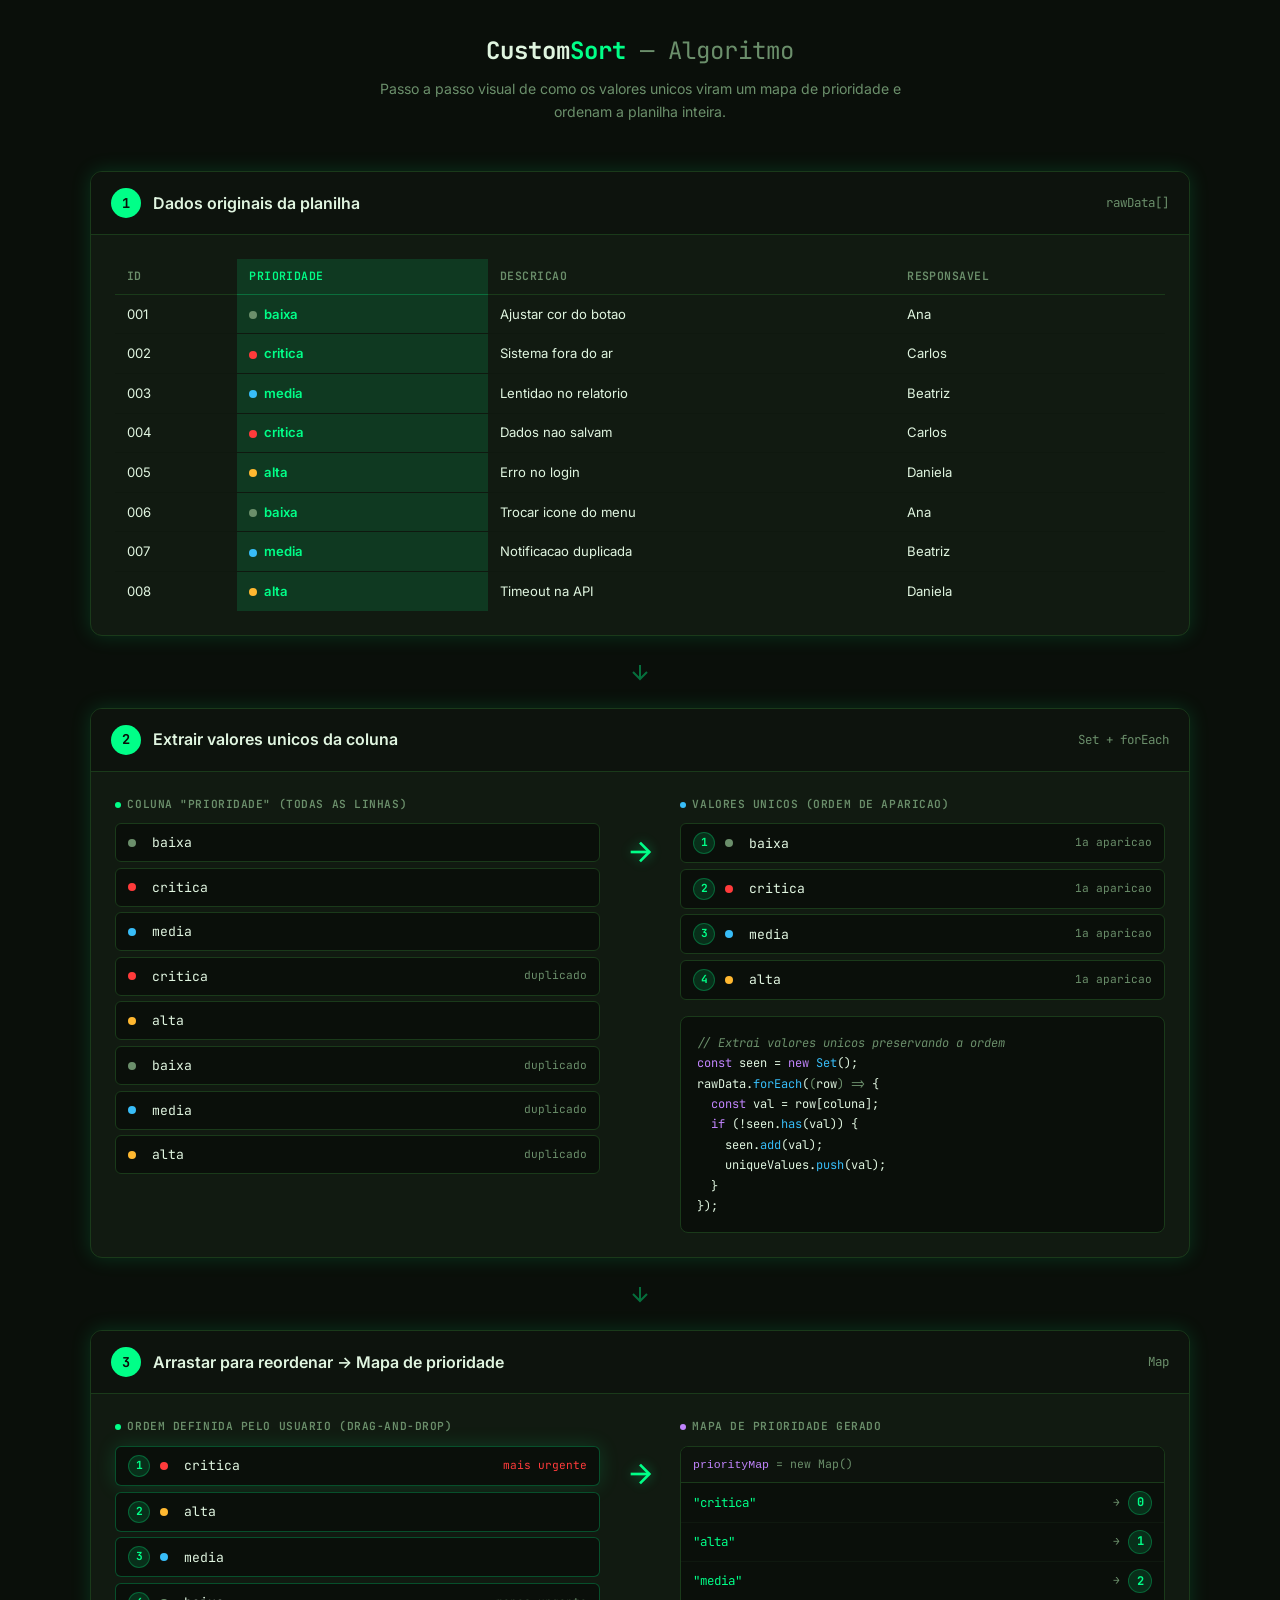
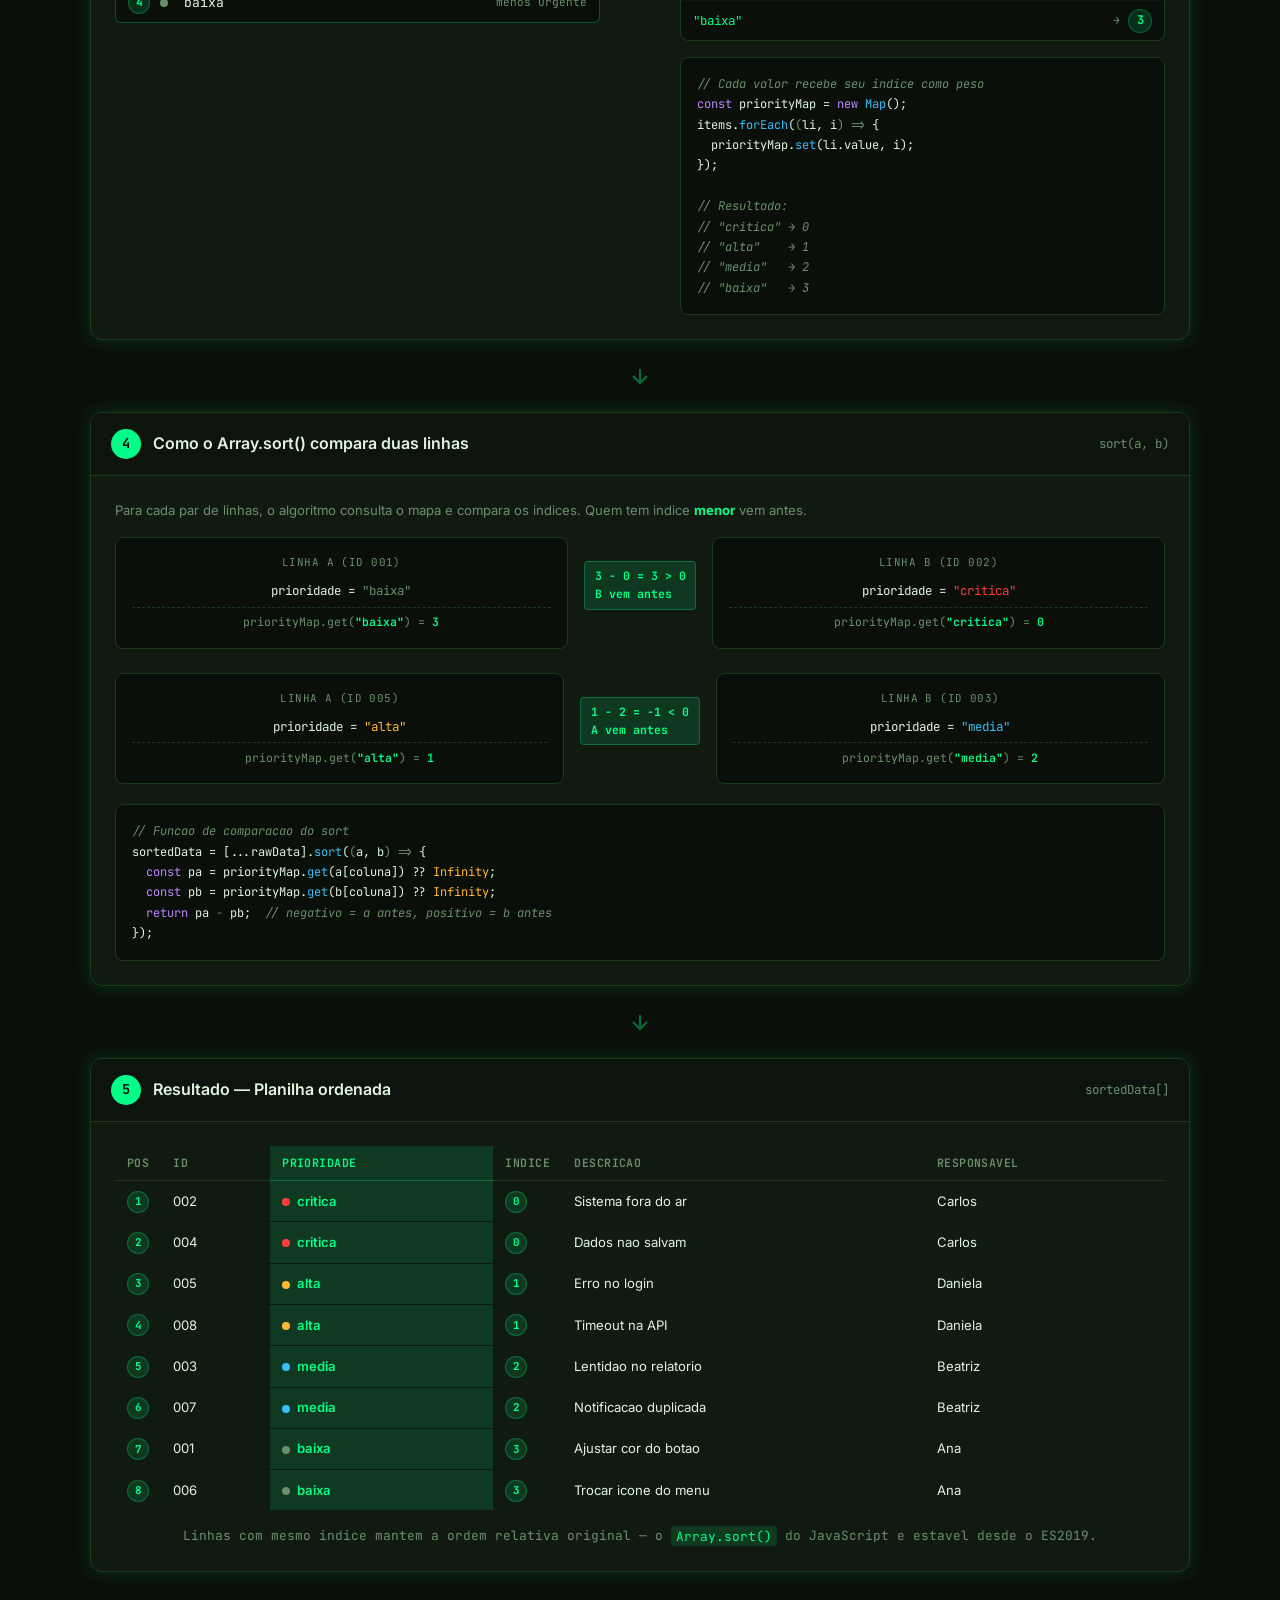
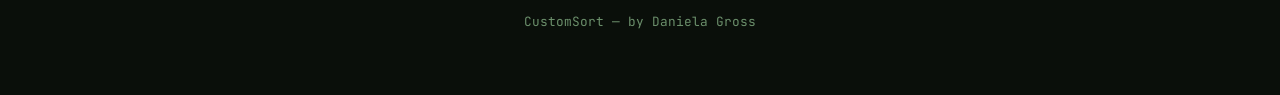
<file: algoritmo.html>
<!doctype html>
<html lang="pt-BR">
  <head>
    <meta charset="UTF-8" />
    <meta name="viewport" content="width=device-width, initial-scale=1.0" />
    <title>CustomSort — Como funciona o algoritmo</title>
    <link rel="preconnect" href="https://fonts.googleapis.com" />
    <link
      href="https://fonts.googleapis.com/css2?family=JetBrains+Mono:wght@400;500;700&family=Inter:wght@400;500;600;700;800&display=swap"
      rel="stylesheet"
    />
    <style>
      *, *::before, *::after { margin: 0; padding: 0; box-sizing: border-box; }

      :root {
        --bg: #0a0f0a;
        --surface: #111a11;
        --surface-alt: #162016;
        --primary: #00ff88;
        --primary-hover: #00cc6a;
        --primary-dim: #00ff8822;
        --accent: #39ff14;
        --text: #e0f5e0;
        --text-muted: #6b8f6b;
        --border: #1a3a1a;
        --border-glow: #00ff8844;
        --danger: #ff3b3b;
        --warning: #ffb830;
        --blue: #38bdf8;
        --purple: #c084fc;
        --font: 'Inter', system-ui, sans-serif;
        --mono: 'JetBrains Mono', monospace;
        --radius: 12px;
        --radius-sm: 8px;
        --glow: 0 0 20px rgba(0,255,136,.15);
        --glow-strong: 0 0 30px rgba(0,255,136,.25);
      }

      body {
        font-family: var(--font);
        background: var(--bg);
        color: var(--text);
        line-height: 1.6;
        min-height: 100vh;
        padding: 2rem 1rem 4rem;
      }

      /* ── Header ──────────────────────────── */
      .header {
        text-align: center;
        max-width: 720px;
        margin: 0 auto 3rem;
      }

      .header h1 {
        font-family: var(--mono);
        font-size: 1.5rem;
        font-weight: 700;
        color: var(--primary);
      }

      .header h1 span { color: var(--text); }

      .header p {
        color: var(--text-muted);
        font-size: .88rem;
        margin-top: .5rem;
        max-width: 540px;
        margin-left: auto;
        margin-right: auto;
      }

      /* ── Layout ──────────────────────────── */
      .container {
        max-width: 1100px;
        margin: 0 auto;
        display: flex;
        flex-direction: column;
        gap: 2.5rem;
      }

      /* ── Etapa ───────────────────────────── */
      .stage {
        border: 1px solid var(--border);
        border-radius: var(--radius);
        background: var(--surface);
        box-shadow: var(--glow);
        overflow: hidden;
      }

      .stage__header {
        display: flex;
        align-items: center;
        gap: .75rem;
        padding: 1rem 1.25rem;
        border-bottom: 1px solid var(--border);
        background: #0d130d;
      }

      .stage__num {
        width: 30px; height: 30px;
        display: flex; align-items: center; justify-content: center;
        border-radius: 50%;
        font-family: var(--mono);
        font-size: .85rem;
        font-weight: 700;
        background: var(--primary);
        color: var(--bg);
        flex-shrink: 0;
      }

      .stage__title {
        font-size: 1rem;
        font-weight: 600;
      }

      .stage__subtitle {
        font-size: .78rem;
        color: var(--text-muted);
        margin-left: auto;
        font-family: var(--mono);
      }

      .stage__body {
        padding: 1.5rem;
      }

      /* ── Seta entre etapas ───────────────── */
      .stage-arrow {
        display: flex;
        justify-content: center;
        color: var(--primary);
        opacity: .4;
        margin: -1rem 0;
      }

      /* ── Tabela ──────────────────────────── */
      table {
        width: 100%;
        border-collapse: collapse;
        font-size: .82rem;
      }

      th {
        font-family: var(--mono);
        font-size: .72rem;
        font-weight: 600;
        text-transform: uppercase;
        letter-spacing: .04em;
        color: var(--text-muted);
        padding: .5rem .75rem;
        text-align: left;
        border-bottom: 1px solid var(--border);
      }

      td {
        padding: .55rem .75rem;
        border-bottom: 1px solid #0f180f;
      }

      tr:last-child td { border-bottom: none; }

      .col-highlight {
        background: var(--primary-dim);
        color: var(--primary);
        font-weight: 600;
      }

      th.col-highlight {
        color: var(--primary);
        border-bottom-color: var(--border-glow);
      }

      .row-critica { --row-clr: #ff3b3b; }
      .row-alta    { --row-clr: #ffb830; }
      .row-media   { --row-clr: #38bdf8; }
      .row-baixa   { --row-clr: #6b8f6b; }

      .priority-dot {
        display: inline-block;
        width: 8px; height: 8px;
        border-radius: 50%;
        background: var(--row-clr);
        margin-right: .4rem;
        vertical-align: middle;
      }

      /* ── Grid lado a lado ────────────────── */
      .side-by-side {
        display: grid;
        grid-template-columns: 1fr auto 1fr;
        gap: 1.5rem;
        align-items: start;
      }

      .side-arrow {
        display: flex;
        align-items: center;
        justify-content: center;
        padding-top: 2.5rem;
        color: var(--primary);
      }

      .side-arrow svg {
        filter: drop-shadow(0 0 6px rgba(0,255,136,.4));
      }

      /* ── Lista de valores ────────────────── */
      .value-list {
        list-style: none;
        display: flex;
        flex-direction: column;
        gap: .35rem;
      }

      .value-list li {
        display: flex;
        align-items: center;
        gap: .6rem;
        padding: .5rem .75rem;
        background: var(--bg);
        border: 1px solid var(--border);
        border-radius: 6px;
        font-size: .82rem;
        font-family: var(--mono);
        transition: transform .2s, box-shadow .2s;
      }

      .value-list li .rank {
        width: 22px; height: 22px;
        display: flex; align-items: center; justify-content: center;
        border-radius: 50%;
        font-size: .7rem;
        font-weight: 700;
        background: var(--primary-dim);
        color: var(--primary);
        border: 1px solid var(--border-glow);
        flex-shrink: 0;
      }

      .value-list li .val { flex: 1; }

      .value-list li .index {
        font-size: .7rem;
        color: var(--text-muted);
      }

      /* ── Bloco de label ──────────────────── */
      .panel-label {
        font-family: var(--mono);
        font-size: .7rem;
        font-weight: 600;
        text-transform: uppercase;
        letter-spacing: .05em;
        color: var(--text-muted);
        margin-bottom: .6rem;
        display: flex;
        align-items: center;
        gap: .4rem;
      }

      .panel-label .dot {
        width: 6px; height: 6px;
        border-radius: 50%;
      }

      .panel-label .dot--green  { background: var(--primary); }
      .panel-label .dot--blue   { background: var(--blue); }
      .panel-label .dot--purple { background: var(--purple); }

      /* ── Mapa de prioridade ──────────────── */
      .map-block {
        background: var(--bg);
        border: 1px solid var(--border);
        border-radius: var(--radius-sm);
        overflow: hidden;
      }

      .map-block__header {
        padding: .5rem .75rem;
        border-bottom: 1px solid var(--border);
        background: #0d130d;
        font-family: var(--mono);
        font-size: .72rem;
        color: var(--text-muted);
      }

      .map-block__header code {
        color: var(--purple);
      }

      .map-entry {
        display: flex;
        align-items: center;
        gap: .5rem;
        padding: .45rem .75rem;
        font-family: var(--mono);
        font-size: .78rem;
        border-bottom: 1px solid #0f180f;
      }

      .map-entry:last-child { border-bottom: none; }

      .map-key {
        color: var(--primary);
        flex: 1;
      }

      .map-arrow-sym {
        color: var(--text-muted);
        font-size: .7rem;
      }

      .map-value {
        width: 24px; height: 24px;
        display: flex; align-items: center; justify-content: center;
        border-radius: 50%;
        font-weight: 700;
        font-size: .75rem;
        background: var(--primary-dim);
        color: var(--primary);
        border: 1px solid var(--border-glow);
      }

      /* ── Comparação sort ─────────────────── */
      .compare-grid {
        display: grid;
        grid-template-columns: 1fr auto 1fr;
        gap: 1rem;
        align-items: start;
        margin-top: 1rem;
      }

      .compare-card {
        background: var(--bg);
        border: 1px solid var(--border);
        border-radius: var(--radius-sm);
        padding: 1rem;
        text-align: center;
      }

      .compare-card__label {
        font-family: var(--mono);
        font-size: .68rem;
        color: var(--text-muted);
        text-transform: uppercase;
        letter-spacing: .04em;
        margin-bottom: .6rem;
      }

      .compare-card__row {
        font-family: var(--mono);
        font-size: .78rem;
        margin-bottom: .3rem;
      }

      .compare-card__lookup {
        font-family: var(--mono);
        font-size: .72rem;
        color: var(--text-muted);
        margin-top: .35rem;
        padding-top: .35rem;
        border-top: 1px dashed var(--border);
      }

      .compare-card__lookup span {
        color: var(--primary);
        font-weight: 600;
      }

      .compare-vs {
        display: flex;
        align-items: center;
        justify-content: center;
        padding-top: 1.5rem;
      }

      .compare-vs__badge {
        font-family: var(--mono);
        font-size: .72rem;
        font-weight: 700;
        padding: .3rem .6rem;
        border-radius: 4px;
        background: var(--primary-dim);
        color: var(--primary);
        border: 1px solid var(--border-glow);
      }

      /* ── Código inline ───────────────────── */
      .code-block {
        background: var(--bg);
        border: 1px solid var(--border);
        border-radius: var(--radius-sm);
        padding: 1rem;
        font-family: var(--mono);
        font-size: .75rem;
        line-height: 1.7;
        overflow-x: auto;
        margin-top: .75rem;
      }

      .code-block .kw  { color: var(--purple); }
      .code-block .fn  { color: var(--blue); }
      .code-block .str { color: var(--primary); }
      .code-block .num { color: var(--warning); }
      .code-block .cmt { color: var(--text-muted); font-style: italic; }
      .code-block .op  { color: var(--text-muted); }

      /* ── Resultado final: setas de posição ─ */
      .result-row {
        transition: background .2s;
      }

      .result-row:hover {
        background: var(--surface-alt);
      }

      .pos-badge {
        display: inline-flex;
        align-items: center;
        justify-content: center;
        width: 22px; height: 22px;
        border-radius: 50%;
        font-family: var(--mono);
        font-size: .68rem;
        font-weight: 700;
        border: 1px solid var(--border-glow);
        background: var(--primary-dim);
        color: var(--primary);
      }

      /* ── Nota de rodapé ──────────────────── */
      .footnote {
        text-align: center;
        font-size: .8rem;
        color: var(--text-muted);
        margin-top: 1rem;
        font-family: var(--mono);
      }

      .footnote a {
        color: var(--primary);
        text-decoration: none;
      }

      /* ── Responsivo ──────────────────────── */
      @media (max-width: 700px) {
        .side-by-side {
          grid-template-columns: 1fr;
        }

        .side-arrow {
          transform: rotate(90deg);
          padding: 0;
        }

        .compare-grid {
          grid-template-columns: 1fr;
        }

        .compare-vs {
          padding: 0;
          transform: rotate(90deg);
        }
      }
    </style>
  </head>
  <body>
    <!-- Header -->
    <header class="header">
      <h1><span>Custom</span>Sort <span style="font-weight:400;color:var(--text-muted)">— Algoritmo</span></h1>
      <p>Passo a passo visual de como os valores unicos viram um mapa de prioridade e ordenam a planilha inteira.</p>
    </header>

    <div class="container">

      <!-- ============================================================ -->
      <!-- ETAPA 1 — DADOS ORIGINAIS                                    -->
      <!-- ============================================================ -->
      <section class="stage">
        <div class="stage__header">
          <span class="stage__num">1</span>
          <span class="stage__title">Dados originais da planilha</span>
          <span class="stage__subtitle">rawData[]</span>
        </div>
        <div class="stage__body">
          <table>
            <thead>
              <tr>
                <th>ID</th>
                <th class="col-highlight">Prioridade</th>
                <th>Descricao</th>
                <th>Responsavel</th>
              </tr>
            </thead>
            <tbody>
              <tr class="row-baixa">
                <td>001</td>
                <td class="col-highlight"><span class="priority-dot"></span>baixa</td>
                <td>Ajustar cor do botao</td>
                <td>Ana</td>
              </tr>
              <tr class="row-critica">
                <td>002</td>
                <td class="col-highlight"><span class="priority-dot"></span>critica</td>
                <td>Sistema fora do ar</td>
                <td>Carlos</td>
              </tr>
              <tr class="row-media">
                <td>003</td>
                <td class="col-highlight"><span class="priority-dot"></span>media</td>
                <td>Lentidao no relatorio</td>
                <td>Beatriz</td>
              </tr>
              <tr class="row-critica">
                <td>004</td>
                <td class="col-highlight"><span class="priority-dot"></span>critica</td>
                <td>Dados nao salvam</td>
                <td>Carlos</td>
              </tr>
              <tr class="row-alta">
                <td>005</td>
                <td class="col-highlight"><span class="priority-dot"></span>alta</td>
                <td>Erro no login</td>
                <td>Daniela</td>
              </tr>
              <tr class="row-baixa">
                <td>006</td>
                <td class="col-highlight"><span class="priority-dot"></span>baixa</td>
                <td>Trocar icone do menu</td>
                <td>Ana</td>
              </tr>
              <tr class="row-media">
                <td>007</td>
                <td class="col-highlight"><span class="priority-dot"></span>media</td>
                <td>Notificacao duplicada</td>
                <td>Beatriz</td>
              </tr>
              <tr class="row-alta">
                <td>008</td>
                <td class="col-highlight"><span class="priority-dot"></span>alta</td>
                <td>Timeout na API</td>
                <td>Daniela</td>
              </tr>
            </tbody>
          </table>
        </div>
      </section>

      <!-- Seta -->
      <div class="stage-arrow">
        <svg width="24" height="24" viewBox="0 0 24 24" fill="none" stroke="currentColor" stroke-width="2"><line x1="12" y1="5" x2="12" y2="19"/><polyline points="19 12 12 19 5 12"/></svg>
      </div>

      <!-- ============================================================ -->
      <!-- ETAPA 2 — EXTRAIR VALORES ÚNICOS                             -->
      <!-- ============================================================ -->
      <section class="stage">
        <div class="stage__header">
          <span class="stage__num">2</span>
          <span class="stage__title">Extrair valores unicos da coluna</span>
          <span class="stage__subtitle">Set + forEach</span>
        </div>
        <div class="stage__body">
          <div class="side-by-side">
            <!-- Coluna original -->
            <div>
              <div class="panel-label"><span class="dot dot--green"></span> Coluna "Prioridade" (todas as linhas)</div>
              <ul class="value-list">
                <li class="row-baixa"><span class="priority-dot"></span><span class="val">baixa</span></li>
                <li class="row-critica"><span class="priority-dot"></span><span class="val">critica</span></li>
                <li class="row-media"><span class="priority-dot"></span><span class="val">media</span></li>
                <li class="row-critica"><span class="priority-dot"></span><span class="val">critica</span><span class="index">duplicado</span></li>
                <li class="row-alta"><span class="priority-dot"></span><span class="val">alta</span></li>
                <li class="row-baixa"><span class="priority-dot"></span><span class="val">baixa</span><span class="index">duplicado</span></li>
                <li class="row-media"><span class="priority-dot"></span><span class="val">media</span><span class="index">duplicado</span></li>
                <li class="row-alta"><span class="priority-dot"></span><span class="val">alta</span><span class="index">duplicado</span></li>
              </ul>
            </div>

            <!-- Seta -->
            <div class="side-arrow">
              <svg width="32" height="32" viewBox="0 0 24 24" fill="none" stroke="currentColor" stroke-width="2"><line x1="5" y1="12" x2="19" y2="12"/><polyline points="12 5 19 12 12 19"/></svg>
            </div>

            <!-- Valores únicos -->
            <div>
              <div class="panel-label"><span class="dot dot--blue"></span> Valores unicos (ordem de aparicao)</div>
              <ul class="value-list">
                <li class="row-baixa"><span class="rank">1</span><span class="priority-dot"></span><span class="val">baixa</span><span class="index">1a aparicao</span></li>
                <li class="row-critica"><span class="rank">2</span><span class="priority-dot"></span><span class="val">critica</span><span class="index">1a aparicao</span></li>
                <li class="row-media"><span class="rank">3</span><span class="priority-dot"></span><span class="val">media</span><span class="index">1a aparicao</span></li>
                <li class="row-alta"><span class="rank">4</span><span class="priority-dot"></span><span class="val">alta</span><span class="index">1a aparicao</span></li>
              </ul>

              <div class="code-block" style="margin-top: 1rem;">
                <span class="cmt">// Extrai valores unicos preservando a ordem</span><br>
                <span class="kw">const</span> seen = <span class="kw">new</span> <span class="fn">Set</span>();<br>
                rawData.<span class="fn">forEach</span>(<span class="op">(</span>row<span class="op">)</span> <span class="op">=></span> {<br>
                &nbsp;&nbsp;<span class="kw">const</span> val = row[coluna];<br>
                &nbsp;&nbsp;<span class="kw">if</span> (!seen.<span class="fn">has</span>(val)) {<br>
                &nbsp;&nbsp;&nbsp;&nbsp;seen.<span class="fn">add</span>(val);<br>
                &nbsp;&nbsp;&nbsp;&nbsp;uniqueValues.<span class="fn">push</span>(val);<br>
                &nbsp;&nbsp;}<br>
                });
              </div>
            </div>
          </div>
        </div>
      </section>

      <!-- Seta -->
      <div class="stage-arrow">
        <svg width="24" height="24" viewBox="0 0 24 24" fill="none" stroke="currentColor" stroke-width="2"><line x1="12" y1="5" x2="12" y2="19"/><polyline points="19 12 12 19 5 12"/></svg>
      </div>

      <!-- ============================================================ -->
      <!-- ETAPA 3 — REORDENAR → MAPA DE PRIORIDADE                    -->
      <!-- ============================================================ -->
      <section class="stage">
        <div class="stage__header">
          <span class="stage__num">3</span>
          <span class="stage__title">Arrastar para reordenar &rarr; Mapa de prioridade</span>
          <span class="stage__subtitle">Map</span>
        </div>
        <div class="stage__body">
          <div class="side-by-side">
            <!-- Ordem do usuário -->
            <div>
              <div class="panel-label"><span class="dot dot--green"></span> Ordem definida pelo usuario (drag-and-drop)</div>
              <ul class="value-list">
                <li class="row-critica" style="border-color: var(--border-glow); box-shadow: var(--glow);">
                  <span class="rank">1</span>
                  <span class="priority-dot"></span>
                  <span class="val">critica</span>
                  <span class="index" style="color:var(--danger);">mais urgente</span>
                </li>
                <li class="row-alta" style="border-color: var(--border-glow);">
                  <span class="rank">2</span>
                  <span class="priority-dot"></span>
                  <span class="val">alta</span>
                </li>
                <li class="row-media" style="border-color: var(--border-glow);">
                  <span class="rank">3</span>
                  <span class="priority-dot"></span>
                  <span class="val">media</span>
                </li>
                <li class="row-baixa" style="border-color: var(--border-glow);">
                  <span class="rank">4</span>
                  <span class="priority-dot"></span>
                  <span class="val">baixa</span>
                  <span class="index" style="color:var(--text-muted);">menos urgente</span>
                </li>
              </ul>
            </div>

            <!-- Seta -->
            <div class="side-arrow">
              <svg width="32" height="32" viewBox="0 0 24 24" fill="none" stroke="currentColor" stroke-width="2"><line x1="5" y1="12" x2="19" y2="12"/><polyline points="12 5 19 12 12 19"/></svg>
            </div>

            <!-- Mapa gerado -->
            <div>
              <div class="panel-label"><span class="dot dot--purple"></span> Mapa de prioridade gerado</div>
              <div class="map-block">
                <div class="map-block__header"><code>priorityMap</code> = new Map()</div>
                <div class="map-entry">
                  <span class="map-key">"critica"</span>
                  <span class="map-arrow-sym">&rarr;</span>
                  <span class="map-value">0</span>
                </div>
                <div class="map-entry">
                  <span class="map-key">"alta"</span>
                  <span class="map-arrow-sym">&rarr;</span>
                  <span class="map-value">1</span>
                </div>
                <div class="map-entry">
                  <span class="map-key">"media"</span>
                  <span class="map-arrow-sym">&rarr;</span>
                  <span class="map-value">2</span>
                </div>
                <div class="map-entry">
                  <span class="map-key">"baixa"</span>
                  <span class="map-arrow-sym">&rarr;</span>
                  <span class="map-value">3</span>
                </div>
              </div>

              <div class="code-block" style="margin-top: 1rem;">
                <span class="cmt">// Cada valor recebe seu indice como peso</span><br>
                <span class="kw">const</span> priorityMap = <span class="kw">new</span> <span class="fn">Map</span>();<br>
                items.<span class="fn">forEach</span>(<span class="op">(</span>li, i<span class="op">)</span> <span class="op">=></span> {<br>
                &nbsp;&nbsp;priorityMap.<span class="fn">set</span>(li.value, i);<br>
                });<br>
                <br>
                <span class="cmt">// Resultado:</span><br>
                <span class="cmt">// "critica" &rarr; 0</span><br>
                <span class="cmt">// "alta" &nbsp;&nbsp;&nbsp;&rarr; 1</span><br>
                <span class="cmt">// "media" &nbsp;&nbsp;&rarr; 2</span><br>
                <span class="cmt">// "baixa" &nbsp;&nbsp;&rarr; 3</span>
              </div>
            </div>
          </div>
        </div>
      </section>

      <!-- Seta -->
      <div class="stage-arrow">
        <svg width="24" height="24" viewBox="0 0 24 24" fill="none" stroke="currentColor" stroke-width="2"><line x1="12" y1="5" x2="12" y2="19"/><polyline points="19 12 12 19 5 12"/></svg>
      </div>

      <!-- ============================================================ -->
      <!-- ETAPA 4 — COMO O SORT COMPARA                                -->
      <!-- ============================================================ -->
      <section class="stage">
        <div class="stage__header">
          <span class="stage__num">4</span>
          <span class="stage__title">Como o Array.sort() compara duas linhas</span>
          <span class="stage__subtitle">sort(a, b)</span>
        </div>
        <div class="stage__body">
          <p style="font-size:.82rem;color:var(--text-muted);margin-bottom:1rem;">
            Para cada par de linhas, o algoritmo consulta o mapa e compara os indices. Quem tem indice <strong style="color:var(--primary)">menor</strong> vem antes.
          </p>

          <!-- Exemplo 1 -->
          <div class="compare-grid">
            <div class="compare-card">
              <div class="compare-card__label">Linha A (id 001)</div>
              <div class="compare-card__row">prioridade = <span style="color:var(--text-muted)">"baixa"</span></div>
              <div class="compare-card__lookup">priorityMap.get(<span>"baixa"</span>) = <span>3</span></div>
            </div>
            <div class="compare-vs">
              <span class="compare-vs__badge">3 &minus; 0 = 3 &gt; 0<br>B vem antes</span>
            </div>
            <div class="compare-card">
              <div class="compare-card__label">Linha B (id 002)</div>
              <div class="compare-card__row">prioridade = <span style="color:var(--danger)">"critica"</span></div>
              <div class="compare-card__lookup">priorityMap.get(<span>"critica"</span>) = <span>0</span></div>
            </div>
          </div>

          <!-- Exemplo 2 -->
          <div class="compare-grid" style="margin-top:1.5rem;">
            <div class="compare-card">
              <div class="compare-card__label">Linha A (id 005)</div>
              <div class="compare-card__row">prioridade = <span style="color:var(--warning)">"alta"</span></div>
              <div class="compare-card__lookup">priorityMap.get(<span>"alta"</span>) = <span>1</span></div>
            </div>
            <div class="compare-vs">
              <span class="compare-vs__badge">1 &minus; 2 = &minus;1 &lt; 0<br>A vem antes</span>
            </div>
            <div class="compare-card">
              <div class="compare-card__label">Linha B (id 003)</div>
              <div class="compare-card__row">prioridade = <span style="color:var(--blue)">"media"</span></div>
              <div class="compare-card__lookup">priorityMap.get(<span>"media"</span>) = <span>2</span></div>
            </div>
          </div>

          <div class="code-block" style="margin-top:1.25rem;">
            <span class="cmt">// Funcao de comparacao do sort</span><br>
            sortedData = [...rawData].<span class="fn">sort</span>(<span class="op">(</span>a, b<span class="op">)</span> <span class="op">=></span> {<br>
            &nbsp;&nbsp;<span class="kw">const</span> pa = priorityMap.<span class="fn">get</span>(a[coluna]) ?? <span class="num">Infinity</span>;<br>
            &nbsp;&nbsp;<span class="kw">const</span> pb = priorityMap.<span class="fn">get</span>(b[coluna]) ?? <span class="num">Infinity</span>;<br>
            &nbsp;&nbsp;<span class="kw">return</span> pa <span class="op">-</span> pb; &nbsp;<span class="cmt">// negativo = a antes, positivo = b antes</span><br>
            });
          </div>
        </div>
      </section>

      <!-- Seta -->
      <div class="stage-arrow">
        <svg width="24" height="24" viewBox="0 0 24 24" fill="none" stroke="currentColor" stroke-width="2"><line x1="12" y1="5" x2="12" y2="19"/><polyline points="19 12 12 19 5 12"/></svg>
      </div>

      <!-- ============================================================ -->
      <!-- ETAPA 5 — RESULTADO FINAL                                    -->
      <!-- ============================================================ -->
      <section class="stage">
        <div class="stage__header">
          <span class="stage__num">5</span>
          <span class="stage__title">Resultado — Planilha ordenada</span>
          <span class="stage__subtitle">sortedData[]</span>
        </div>
        <div class="stage__body">
          <table>
            <thead>
              <tr>
                <th style="width:36px;">Pos</th>
                <th>ID</th>
                <th class="col-highlight">Prioridade</th>
                <th style="width:40px;">Indice</th>
                <th>Descricao</th>
                <th>Responsavel</th>
              </tr>
            </thead>
            <tbody>
              <tr class="result-row row-critica">
                <td><span class="pos-badge">1</span></td>
                <td>002</td>
                <td class="col-highlight"><span class="priority-dot"></span>critica</td>
                <td><span class="pos-badge">0</span></td>
                <td>Sistema fora do ar</td>
                <td>Carlos</td>
              </tr>
              <tr class="result-row row-critica">
                <td><span class="pos-badge">2</span></td>
                <td>004</td>
                <td class="col-highlight"><span class="priority-dot"></span>critica</td>
                <td><span class="pos-badge">0</span></td>
                <td>Dados nao salvam</td>
                <td>Carlos</td>
              </tr>
              <tr class="result-row row-alta">
                <td><span class="pos-badge">3</span></td>
                <td>005</td>
                <td class="col-highlight"><span class="priority-dot"></span>alta</td>
                <td><span class="pos-badge">1</span></td>
                <td>Erro no login</td>
                <td>Daniela</td>
              </tr>
              <tr class="result-row row-alta">
                <td><span class="pos-badge">4</span></td>
                <td>008</td>
                <td class="col-highlight"><span class="priority-dot"></span>alta</td>
                <td><span class="pos-badge">1</span></td>
                <td>Timeout na API</td>
                <td>Daniela</td>
              </tr>
              <tr class="result-row row-media">
                <td><span class="pos-badge">5</span></td>
                <td>003</td>
                <td class="col-highlight"><span class="priority-dot"></span>media</td>
                <td><span class="pos-badge">2</span></td>
                <td>Lentidao no relatorio</td>
                <td>Beatriz</td>
              </tr>
              <tr class="result-row row-media">
                <td><span class="pos-badge">6</span></td>
                <td>007</td>
                <td class="col-highlight"><span class="priority-dot"></span>media</td>
                <td><span class="pos-badge">2</span></td>
                <td>Notificacao duplicada</td>
                <td>Beatriz</td>
              </tr>
              <tr class="result-row row-baixa">
                <td><span class="pos-badge">7</span></td>
                <td>001</td>
                <td class="col-highlight"><span class="priority-dot"></span>baixa</td>
                <td><span class="pos-badge">3</span></td>
                <td>Ajustar cor do botao</td>
                <td>Ana</td>
              </tr>
              <tr class="result-row row-baixa">
                <td><span class="pos-badge">8</span></td>
                <td>006</td>
                <td class="col-highlight"><span class="priority-dot"></span>baixa</td>
                <td><span class="pos-badge">3</span></td>
                <td>Trocar icone do menu</td>
                <td>Ana</td>
              </tr>
            </tbody>
          </table>
          <p class="footnote" style="margin-top:1rem;">
            Linhas com mesmo indice mantem a ordem relativa original &mdash; o <code style="font-family:var(--mono);color:var(--primary);background:var(--primary-dim);padding:.1rem .3rem;border-radius:3px;">Array.sort()</code> do JavaScript e estavel desde o ES2019.
          </p>
        </div>
      </section>

    </div>

    <p class="footnote" style="margin-top:2.5rem;">
      CustomSort &mdash; by Daniela Gross
    </p>
  </body>
</html>
</file>
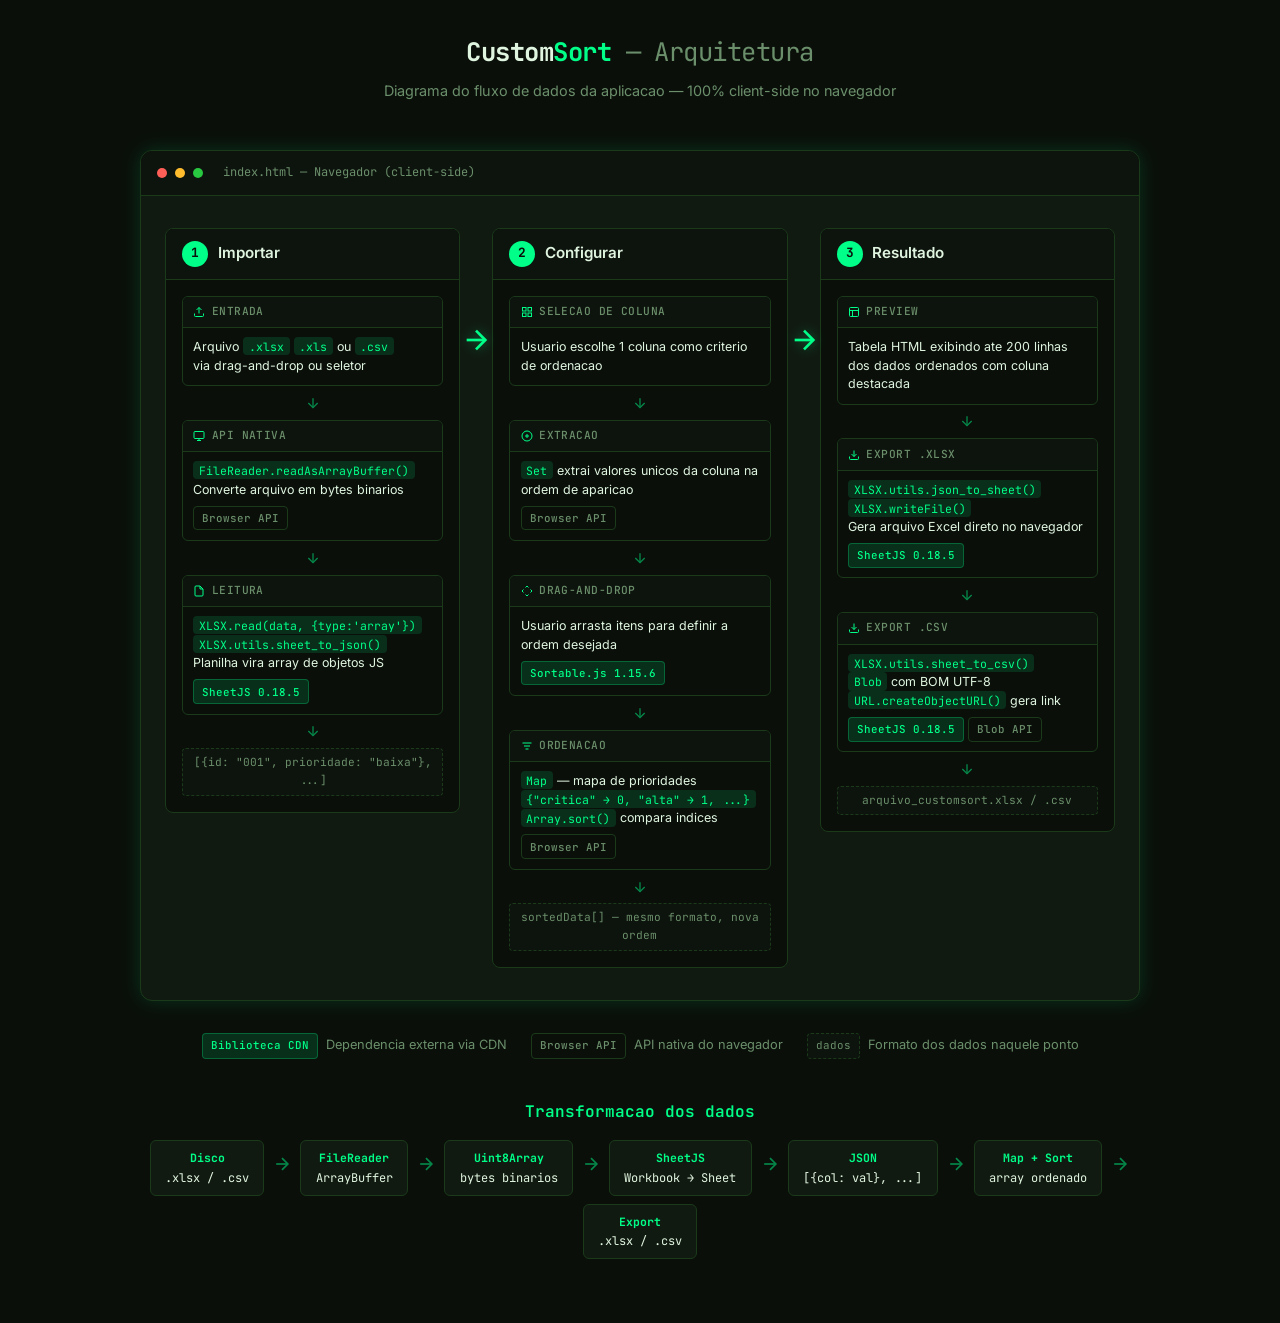
<file: diagram.html>
<!doctype html>
<html lang="pt-BR">
  <head>
    <meta charset="UTF-8" />
    <meta name="viewport" content="width=device-width, initial-scale=1.0" />
    <title>CustomSort — Diagrama de Arquitetura</title>
    <link rel="preconnect" href="https://fonts.googleapis.com" />
    <link
      href="https://fonts.googleapis.com/css2?family=JetBrains+Mono:wght@400;500;700&family=Inter:wght@400;500;600;700;800&display=swap"
      rel="stylesheet"
    />
    <style>
      *,
      *::before,
      *::after {
        margin: 0;
        padding: 0;
        box-sizing: border-box;
      }

      :root {
        --clr-bg: #0a0f0a;
        --clr-surface: #111a11;
        --clr-primary: #00ff88;
        --clr-primary-dim: #00ff8822;
        --clr-accent: #39ff14;
        --clr-text: #e0f5e0;
        --clr-text-muted: #6b8f6b;
        --clr-border: #1a3a1a;
        --clr-border-glow: #00ff8844;
        --font: 'Inter', system-ui, sans-serif;
        --font-mono: 'JetBrains Mono', monospace;
        --radius: 12px;
        --radius-sm: 8px;
        --glow: 0 0 20px rgba(0, 255, 136, 0.15);
        --glow-strong: 0 0 30px rgba(0, 255, 136, 0.25);
      }

      body {
        font-family: var(--font);
        background: var(--clr-bg);
        color: var(--clr-text);
        line-height: 1.6;
        min-height: 100vh;
        padding: 2rem 1rem 4rem;
      }

      /* ── Header ─────────────────────────────── */
      .page-header {
        text-align: center;
        margin-bottom: 3rem;
      }

      .page-header h1 {
        font-family: var(--font-mono);
        font-size: 1.6rem;
        font-weight: 700;
        color: var(--clr-primary);
        letter-spacing: -0.02em;
      }

      .page-header h1 span {
        color: var(--clr-text);
      }

      .page-header p {
        color: var(--clr-text-muted);
        font-size: 0.9rem;
        margin-top: 0.4rem;
      }

      /* ── Container do navegador ─────────────── */
      .browser-frame {
        max-width: 1000px;
        margin: 0 auto;
        border: 1px solid var(--clr-border);
        border-radius: var(--radius);
        background: var(--clr-surface);
        box-shadow: var(--glow);
        overflow: hidden;
      }

      .browser-bar {
        display: flex;
        align-items: center;
        gap: 0.5rem;
        padding: 0.75rem 1rem;
        background: #0d130d;
        border-bottom: 1px solid var(--clr-border);
      }

      .browser-bar__dot {
        width: 10px;
        height: 10px;
        border-radius: 50%;
        background: var(--clr-border);
      }

      .browser-bar__dot:nth-child(1) { background: #ff5f57; }
      .browser-bar__dot:nth-child(2) { background: #ffbd2e; }
      .browser-bar__dot:nth-child(3) { background: #28c840; }

      .browser-bar__label {
        font-family: var(--font-mono);
        font-size: 0.75rem;
        color: var(--clr-text-muted);
        margin-left: 0.75rem;
      }

      .browser-content {
        padding: 2rem 1.5rem;
      }

      /* ── Fluxo de 3 colunas ─────────────────── */
      .flow {
        display: grid;
        grid-template-columns: 1fr auto 1fr auto 1fr;
        align-items: start;
        gap: 0;
      }

      /* ── Seta entre colunas ─────────────────── */
      .flow-arrow {
        display: flex;
        align-items: center;
        justify-content: center;
        padding-top: 6rem;
        color: var(--clr-primary);
      }

      .flow-arrow svg {
        filter: drop-shadow(0 0 6px rgba(0, 255, 136, 0.4));
      }

      /* ── Card de passo ──────────────────────── */
      .step-card {
        border: 1px solid var(--clr-border);
        border-radius: var(--radius-sm);
        background: var(--clr-bg);
        overflow: hidden;
      }

      .step-card__header {
        display: flex;
        align-items: center;
        gap: 0.6rem;
        padding: 0.75rem 1rem;
        border-bottom: 1px solid var(--clr-border);
        background: #0d130d;
      }

      .step-card__num {
        width: 26px;
        height: 26px;
        display: flex;
        align-items: center;
        justify-content: center;
        border-radius: 50%;
        font-family: var(--font-mono);
        font-size: 0.8rem;
        font-weight: 700;
        background: var(--clr-primary);
        color: var(--clr-bg);
        flex-shrink: 0;
      }

      .step-card__title {
        font-size: 0.95rem;
        font-weight: 600;
      }

      .step-card__body {
        padding: 1rem;
        display: flex;
        flex-direction: column;
        gap: 0.75rem;
      }

      /* ── Bloco dentro do card ───────────────── */
      .block {
        border: 1px solid var(--clr-border);
        border-radius: 6px;
        overflow: hidden;
      }

      .block__label {
        display: flex;
        align-items: center;
        gap: 0.4rem;
        padding: 0.4rem 0.65rem;
        background: #0d130d;
        border-bottom: 1px solid var(--clr-border);
        font-family: var(--font-mono);
        font-size: 0.7rem;
        font-weight: 500;
        color: var(--clr-text-muted);
        text-transform: uppercase;
        letter-spacing: 0.04em;
      }

      .block__label .icon {
        color: var(--clr-primary);
        flex-shrink: 0;
      }

      .block__content {
        padding: 0.6rem 0.65rem;
        font-size: 0.78rem;
        line-height: 1.5;
        color: var(--clr-text);
      }

      .block__content code {
        font-family: var(--font-mono);
        font-size: 0.72rem;
        background: var(--clr-primary-dim);
        color: var(--clr-primary);
        padding: 0.1rem 0.35rem;
        border-radius: 4px;
      }

      /* ── Seta interna entre blocos ──────────── */
      .inner-arrow {
        display: flex;
        justify-content: center;
        color: var(--clr-primary);
        opacity: 0.5;
        margin: -0.2rem 0;
      }

      /* ── Tag de biblioteca ──────────────────── */
      .lib-tag {
        display: inline-flex;
        align-items: center;
        gap: 0.3rem;
        font-family: var(--font-mono);
        font-size: 0.68rem;
        font-weight: 500;
        padding: 0.2rem 0.5rem;
        border-radius: 4px;
        border: 1px solid var(--clr-border-glow);
        background: var(--clr-primary-dim);
        color: var(--clr-primary);
      }

      .lib-tag--native {
        border-color: var(--clr-border);
        background: transparent;
        color: var(--clr-text-muted);
      }

      /* ── Formato de dados ───────────────────── */
      .data-format {
        font-family: var(--font-mono);
        font-size: 0.7rem;
        color: var(--clr-text-muted);
        text-align: center;
        padding: 0.3rem 0.5rem;
        background: #0d130d;
        border-radius: 4px;
        border: 1px dashed var(--clr-border);
      }

      /* ── Legenda ────────────────────────────── */
      .legend {
        max-width: 1000px;
        margin: 2rem auto 0;
        display: flex;
        flex-wrap: wrap;
        gap: 1.5rem;
        justify-content: center;
      }

      .legend-item {
        display: flex;
        align-items: center;
        gap: 0.5rem;
        font-size: 0.8rem;
        color: var(--clr-text-muted);
      }

      /* ── Seção de formatos ──────────────────── */
      .formats-section {
        max-width: 1000px;
        margin: 2.5rem auto 0;
      }

      .formats-section h2 {
        font-family: var(--font-mono);
        font-size: 1rem;
        font-weight: 600;
        color: var(--clr-primary);
        margin-bottom: 1rem;
        text-align: center;
      }

      .formats-flow {
        display: flex;
        align-items: center;
        justify-content: center;
        gap: 0.5rem;
        flex-wrap: wrap;
      }

      .format-box {
        padding: 0.5rem 0.9rem;
        border: 1px solid var(--clr-border);
        border-radius: 6px;
        background: var(--clr-surface);
        font-family: var(--font-mono);
        font-size: 0.75rem;
        text-align: center;
        line-height: 1.5;
      }

      .format-box strong {
        display: block;
        color: var(--clr-primary);
        font-size: 0.72rem;
        margin-bottom: 0.15rem;
      }

      .format-arrow {
        color: var(--clr-primary);
        opacity: 0.5;
        flex-shrink: 0;
      }

      /* ── Responsivo ─────────────────────────── */
      @media (max-width: 850px) {
        .flow {
          grid-template-columns: 1fr;
          gap: 0;
        }

        .flow-arrow {
          padding: 0.5rem 0;
          transform: rotate(90deg);
        }
      }
    </style>
  </head>
  <body>
    <!-- Header -->
    <header class="page-header">
      <h1><span>Custom</span>Sort <span style="font-weight: 400; color: var(--clr-text-muted)">— Arquitetura</span></h1>
      <p>Diagrama do fluxo de dados da aplicacao — 100% client-side no navegador</p>
    </header>

    <!-- Frame do navegador -->
    <div class="browser-frame">
      <div class="browser-bar">
        <span class="browser-bar__dot"></span>
        <span class="browser-bar__dot"></span>
        <span class="browser-bar__dot"></span>
        <span class="browser-bar__label">index.html &mdash; Navegador (client-side)</span>
      </div>

      <div class="browser-content">
        <div class="flow">
          <!-- ====== PASSO 1: IMPORTAR ====== -->
          <div class="step-card">
            <div class="step-card__header">
              <span class="step-card__num">1</span>
              <span class="step-card__title">Importar</span>
            </div>
            <div class="step-card__body">
              <!-- Entrada -->
              <div class="block">
                <div class="block__label">
                  <svg class="icon" width="12" height="12" viewBox="0 0 24 24" fill="none" stroke="currentColor" stroke-width="2"><path d="M21 15v4a2 2 0 0 1-2 2H5a2 2 0 0 1-2-2v-4"/><polyline points="17 8 12 3 7 8"/><line x1="12" y1="3" x2="12" y2="15"/></svg>
                  Entrada
                </div>
                <div class="block__content">
                  Arquivo <code>.xlsx</code> <code>.xls</code> ou <code>.csv</code><br>
                  via drag-and-drop ou seletor
                </div>
              </div>

              <div class="inner-arrow">
                <svg width="16" height="16" viewBox="0 0 24 24" fill="none" stroke="currentColor" stroke-width="2"><line x1="12" y1="5" x2="12" y2="19"/><polyline points="19 12 12 19 5 12"/></svg>
              </div>

              <!-- FileReader -->
              <div class="block">
                <div class="block__label">
                  <svg class="icon" width="12" height="12" viewBox="0 0 24 24" fill="none" stroke="currentColor" stroke-width="2"><rect x="2" y="3" width="20" height="14" rx="2"/><line x1="8" y1="21" x2="16" y2="21"/><line x1="12" y1="17" x2="12" y2="21"/></svg>
                  API Nativa
                </div>
                <div class="block__content">
                  <code>FileReader.readAsArrayBuffer()</code><br>
                  Converte arquivo em bytes binarios
                  <div style="margin-top: 0.4rem">
                    <span class="lib-tag--native lib-tag">Browser API</span>
                  </div>
                </div>
              </div>

              <div class="inner-arrow">
                <svg width="16" height="16" viewBox="0 0 24 24" fill="none" stroke="currentColor" stroke-width="2"><line x1="12" y1="5" x2="12" y2="19"/><polyline points="19 12 12 19 5 12"/></svg>
              </div>

              <!-- SheetJS parse -->
              <div class="block">
                <div class="block__label">
                  <svg class="icon" width="12" height="12" viewBox="0 0 24 24" fill="none" stroke="currentColor" stroke-width="2"><path d="M14 2H6a2 2 0 0 0-2 2v16a2 2 0 0 0 2 2h12a2 2 0 0 0 2-2V8z"/><polyline points="14 2 14 8 20 8"/></svg>
                  Leitura
                </div>
                <div class="block__content">
                  <code>XLSX.read(data, {type:'array'})</code><br>
                  <code>XLSX.utils.sheet_to_json()</code><br>
                  Planilha vira array de objetos JS
                  <div style="margin-top: 0.4rem">
                    <span class="lib-tag">SheetJS 0.18.5</span>
                  </div>
                </div>
              </div>

              <div class="inner-arrow">
                <svg width="16" height="16" viewBox="0 0 24 24" fill="none" stroke="currentColor" stroke-width="2"><line x1="12" y1="5" x2="12" y2="19"/><polyline points="19 12 12 19 5 12"/></svg>
              </div>

              <!-- Saída -->
              <div class="data-format">[{id: "001", prioridade: "baixa"}, ...]</div>
            </div>
          </div>

          <!-- Seta 1→2 -->
          <div class="flow-arrow">
            <svg width="32" height="32" viewBox="0 0 24 24" fill="none" stroke="currentColor" stroke-width="2"><line x1="5" y1="12" x2="19" y2="12"/><polyline points="12 5 19 12 12 19"/></svg>
          </div>

          <!-- ====== PASSO 2: CONFIGURAR ====== -->
          <div class="step-card">
            <div class="step-card__header">
              <span class="step-card__num">2</span>
              <span class="step-card__title">Configurar</span>
            </div>
            <div class="step-card__body">
              <!-- Seleção de coluna -->
              <div class="block">
                <div class="block__label">
                  <svg class="icon" width="12" height="12" viewBox="0 0 24 24" fill="none" stroke="currentColor" stroke-width="2"><rect x="3" y="3" width="7" height="7"/><rect x="14" y="3" width="7" height="7"/><rect x="3" y="14" width="7" height="7"/><rect x="14" y="14" width="7" height="7"/></svg>
                  Selecao de Coluna
                </div>
                <div class="block__content">
                  Usuario escolhe 1 coluna como criterio de ordenacao
                </div>
              </div>

              <div class="inner-arrow">
                <svg width="16" height="16" viewBox="0 0 24 24" fill="none" stroke="currentColor" stroke-width="2"><line x1="12" y1="5" x2="12" y2="19"/><polyline points="19 12 12 19 5 12"/></svg>
              </div>

              <!-- Valores únicos -->
              <div class="block">
                <div class="block__label">
                  <svg class="icon" width="12" height="12" viewBox="0 0 24 24" fill="none" stroke="currentColor" stroke-width="2"><circle cx="12" cy="12" r="10"/><line x1="12" y1="8" x2="12" y2="16"/><line x1="8" y1="12" x2="16" y2="12"/></svg>
                  Extracao
                </div>
                <div class="block__content">
                  <code>Set</code> extrai valores unicos da coluna na ordem de aparicao
                  <div style="margin-top: 0.4rem">
                    <span class="lib-tag--native lib-tag">Browser API</span>
                  </div>
                </div>
              </div>

              <div class="inner-arrow">
                <svg width="16" height="16" viewBox="0 0 24 24" fill="none" stroke="currentColor" stroke-width="2"><line x1="12" y1="5" x2="12" y2="19"/><polyline points="19 12 12 19 5 12"/></svg>
              </div>

              <!-- Drag-and-drop -->
              <div class="block">
                <div class="block__label">
                  <svg class="icon" width="12" height="12" viewBox="0 0 24 24" fill="none" stroke="currentColor" stroke-width="2"><polyline points="5 9 2 12 5 15"/><polyline points="9 5 12 2 15 5"/><polyline points="15 19 12 22 9 19"/><polyline points="19 9 22 12 19 15"/></svg>
                  Drag-and-drop
                </div>
                <div class="block__content">
                  Usuario arrasta itens para definir a ordem desejada
                  <div style="margin-top: 0.4rem">
                    <span class="lib-tag">Sortable.js 1.15.6</span>
                  </div>
                </div>
              </div>

              <div class="inner-arrow">
                <svg width="16" height="16" viewBox="0 0 24 24" fill="none" stroke="currentColor" stroke-width="2"><line x1="12" y1="5" x2="12" y2="19"/><polyline points="19 12 12 19 5 12"/></svg>
              </div>

              <!-- Mapa + Sort -->
              <div class="block">
                <div class="block__label">
                  <svg class="icon" width="12" height="12" viewBox="0 0 24 24" fill="none" stroke="currentColor" stroke-width="2"><path d="M3 6h18"/><path d="M6 12h12"/><path d="M9 18h6"/></svg>
                  Ordenacao
                </div>
                <div class="block__content">
                  <code>Map</code> &mdash; mapa de prioridades<br>
                  <code>{"critica" &rarr; 0, "alta" &rarr; 1, ...}</code><br>
                  <code>Array.sort()</code> compara indices
                  <div style="margin-top: 0.4rem">
                    <span class="lib-tag--native lib-tag">Browser API</span>
                  </div>
                </div>
              </div>

              <div class="inner-arrow">
                <svg width="16" height="16" viewBox="0 0 24 24" fill="none" stroke="currentColor" stroke-width="2"><line x1="12" y1="5" x2="12" y2="19"/><polyline points="19 12 12 19 5 12"/></svg>
              </div>

              <div class="data-format">sortedData[] — mesmo formato, nova ordem</div>
            </div>
          </div>

          <!-- Seta 2→3 -->
          <div class="flow-arrow">
            <svg width="32" height="32" viewBox="0 0 24 24" fill="none" stroke="currentColor" stroke-width="2"><line x1="5" y1="12" x2="19" y2="12"/><polyline points="12 5 19 12 12 19"/></svg>
          </div>

          <!-- ====== PASSO 3: RESULTADO ====== -->
          <div class="step-card">
            <div class="step-card__header">
              <span class="step-card__num">3</span>
              <span class="step-card__title">Resultado</span>
            </div>
            <div class="step-card__body">
              <!-- Preview -->
              <div class="block">
                <div class="block__label">
                  <svg class="icon" width="12" height="12" viewBox="0 0 24 24" fill="none" stroke="currentColor" stroke-width="2"><rect x="3" y="3" width="18" height="18" rx="2"/><line x1="3" y1="9" x2="21" y2="9"/><line x1="9" y1="21" x2="9" y2="9"/></svg>
                  Preview
                </div>
                <div class="block__content">
                  Tabela HTML exibindo ate 200 linhas dos dados ordenados com coluna destacada
                </div>
              </div>

              <div class="inner-arrow">
                <svg width="16" height="16" viewBox="0 0 24 24" fill="none" stroke="currentColor" stroke-width="2"><line x1="12" y1="5" x2="12" y2="19"/><polyline points="19 12 12 19 5 12"/></svg>
              </div>

              <!-- Export XLSX -->
              <div class="block">
                <div class="block__label">
                  <svg class="icon" width="12" height="12" viewBox="0 0 24 24" fill="none" stroke="currentColor" stroke-width="2"><path d="M21 15v4a2 2 0 0 1-2 2H5a2 2 0 0 1-2-2v-4"/><polyline points="7 10 12 15 17 10"/><line x1="12" y1="15" x2="12" y2="3"/></svg>
                  Export .xlsx
                </div>
                <div class="block__content">
                  <code>XLSX.utils.json_to_sheet()</code><br>
                  <code>XLSX.writeFile()</code><br>
                  Gera arquivo Excel direto no navegador
                  <div style="margin-top: 0.4rem">
                    <span class="lib-tag">SheetJS 0.18.5</span>
                  </div>
                </div>
              </div>

              <div class="inner-arrow">
                <svg width="16" height="16" viewBox="0 0 24 24" fill="none" stroke="currentColor" stroke-width="2"><line x1="12" y1="5" x2="12" y2="19"/><polyline points="19 12 12 19 5 12"/></svg>
              </div>

              <!-- Export CSV -->
              <div class="block">
                <div class="block__label">
                  <svg class="icon" width="12" height="12" viewBox="0 0 24 24" fill="none" stroke="currentColor" stroke-width="2"><path d="M21 15v4a2 2 0 0 1-2 2H5a2 2 0 0 1-2-2v-4"/><polyline points="7 10 12 15 17 10"/><line x1="12" y1="15" x2="12" y2="3"/></svg>
                  Export .csv
                </div>
                <div class="block__content">
                  <code>XLSX.utils.sheet_to_csv()</code><br>
                  <code>Blob</code> com BOM UTF-8<br>
                  <code>URL.createObjectURL()</code> gera link
                  <div style="margin-top: 0.4rem">
                    <span class="lib-tag">SheetJS 0.18.5</span>
                    <span class="lib-tag--native lib-tag">Blob API</span>
                  </div>
                </div>
              </div>

              <div class="inner-arrow">
                <svg width="16" height="16" viewBox="0 0 24 24" fill="none" stroke="currentColor" stroke-width="2"><line x1="12" y1="5" x2="12" y2="19"/><polyline points="19 12 12 19 5 12"/></svg>
              </div>

              <!-- Saída -->
              <div class="data-format">arquivo_customsort.xlsx / .csv</div>
            </div>
          </div>
        </div>
      </div>
    </div>

    <!-- Legenda -->
    <div class="legend">
      <div class="legend-item">
        <span class="lib-tag">Biblioteca CDN</span>
        Dependencia externa via CDN
      </div>
      <div class="legend-item">
        <span class="lib-tag--native lib-tag">Browser API</span>
        API nativa do navegador
      </div>
      <div class="legend-item">
        <span class="data-format" style="font-size: 0.68rem; padding: 0.2rem 0.5rem;">dados</span>
        Formato dos dados naquele ponto
      </div>
    </div>

    <!-- Fluxo de formatos -->
    <div class="formats-section">
      <h2>Transformacao dos dados</h2>
      <div class="formats-flow">
        <div class="format-box">
          <strong>Disco</strong>
          .xlsx / .csv
        </div>
        <span class="format-arrow">
          <svg width="20" height="20" viewBox="0 0 24 24" fill="none" stroke="currentColor" stroke-width="2"><line x1="5" y1="12" x2="19" y2="12"/><polyline points="12 5 19 12 12 19"/></svg>
        </span>
        <div class="format-box">
          <strong>FileReader</strong>
          ArrayBuffer
        </div>
        <span class="format-arrow">
          <svg width="20" height="20" viewBox="0 0 24 24" fill="none" stroke="currentColor" stroke-width="2"><line x1="5" y1="12" x2="19" y2="12"/><polyline points="12 5 19 12 12 19"/></svg>
        </span>
        <div class="format-box">
          <strong>Uint8Array</strong>
          bytes binarios
        </div>
        <span class="format-arrow">
          <svg width="20" height="20" viewBox="0 0 24 24" fill="none" stroke="currentColor" stroke-width="2"><line x1="5" y1="12" x2="19" y2="12"/><polyline points="12 5 19 12 12 19"/></svg>
        </span>
        <div class="format-box">
          <strong>SheetJS</strong>
          Workbook &rarr; Sheet
        </div>
        <span class="format-arrow">
          <svg width="20" height="20" viewBox="0 0 24 24" fill="none" stroke="currentColor" stroke-width="2"><line x1="5" y1="12" x2="19" y2="12"/><polyline points="12 5 19 12 12 19"/></svg>
        </span>
        <div class="format-box">
          <strong>JSON</strong>
          [{col: val}, ...]
        </div>
        <span class="format-arrow">
          <svg width="20" height="20" viewBox="0 0 24 24" fill="none" stroke="currentColor" stroke-width="2"><line x1="5" y1="12" x2="19" y2="12"/><polyline points="12 5 19 12 12 19"/></svg>
        </span>
        <div class="format-box">
          <strong>Map + Sort</strong>
          array ordenado
        </div>
        <span class="format-arrow">
          <svg width="20" height="20" viewBox="0 0 24 24" fill="none" stroke="currentColor" stroke-width="2"><line x1="5" y1="12" x2="19" y2="12"/><polyline points="12 5 19 12 12 19"/></svg>
        </span>
        <div class="format-box">
          <strong>Export</strong>
          .xlsx / .csv
        </div>
      </div>
    </div>
  </body>
</html>
</file>
